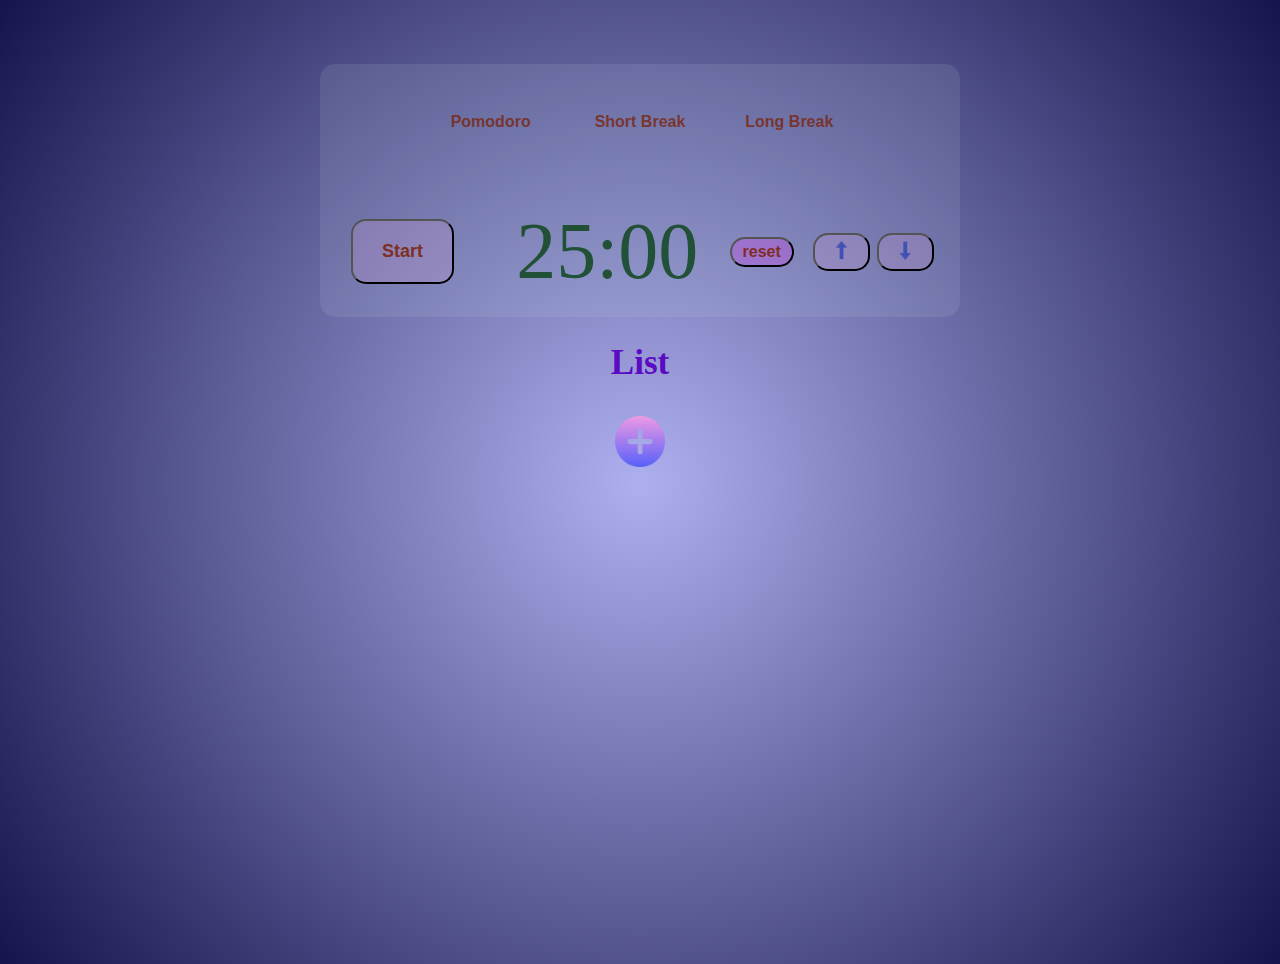
<file: new_timer/index.html>
<!DOCTYPE html>
<html lang="en">
  <head>
    <link rel="stylesheet" href="style.css">
    <link rel="stylesheet" href="stylesTodo.css">
    <meta charset="UTF-8" />
    <meta http-equiv="X-UA-Compatible" content="IE=edge" />
    <meta name="viewport" content="width=device-width, initial-scale=1.0" />
    <title>Document</title>
    <script src="script.js" defer></script>
  </head>
  <body>

    <div class="container">
<div class="btn_block">
  <button id="work" class="block_option " onclick="poma()">  <p class="block_title">Pomodoro</p></button>
<button id="short" class="block_option" onclick="shorten()"><p class="block_title">Short Break</p></button>
<button id="long" class="block_option" onclick="longen()"><p class="block_title">Long Break</p></button>
</div>
<div class="block_timer">
     <button id = "btn" class="btn_start ">Start</button>
       <div id="timer" class="timer" >25:00</div>
    <button  id="btn_reset" class="reset_btn">reset</button>
    <div class="btn_change">
      <button class="btn_add"><img class="timer_img" src="icon/1111.png" alt=""></button>
    <button class="btn_remove"><img class="timer_img img_down" src="icon/1111.png" alt=""></button>
    </div>

  </div>
  
       

       </div>
  <div class="todo_list todo_list_title">
    <div class="todo_title">List</div>
    <ul class="task_list">

    
     
    </ul>
 
  <div class="block_todo">
    <button class="btn_started"><img  class="btn_global"src="icon/global.png" alt=""></button>

  <form id="form"  class="form_iner form_block">
<div class="task_block"><input id="task_input" type="text" class="message" placeholder="Task">
  <button class="add">Add Task</button></div>
   
   
<div class="coment_block"> 
  <button data-action="add_todo" class="btn_todo">Add Coment</button> 
<div class="block_todoss">
  
</div>
<!-- <textarea id="text_add" cols="30" rows="10" >zxvxczxcv</textarea> -->

</div>
   </div>
   
  </form>
 

    </div>
    
  </body>
</html>
</file>
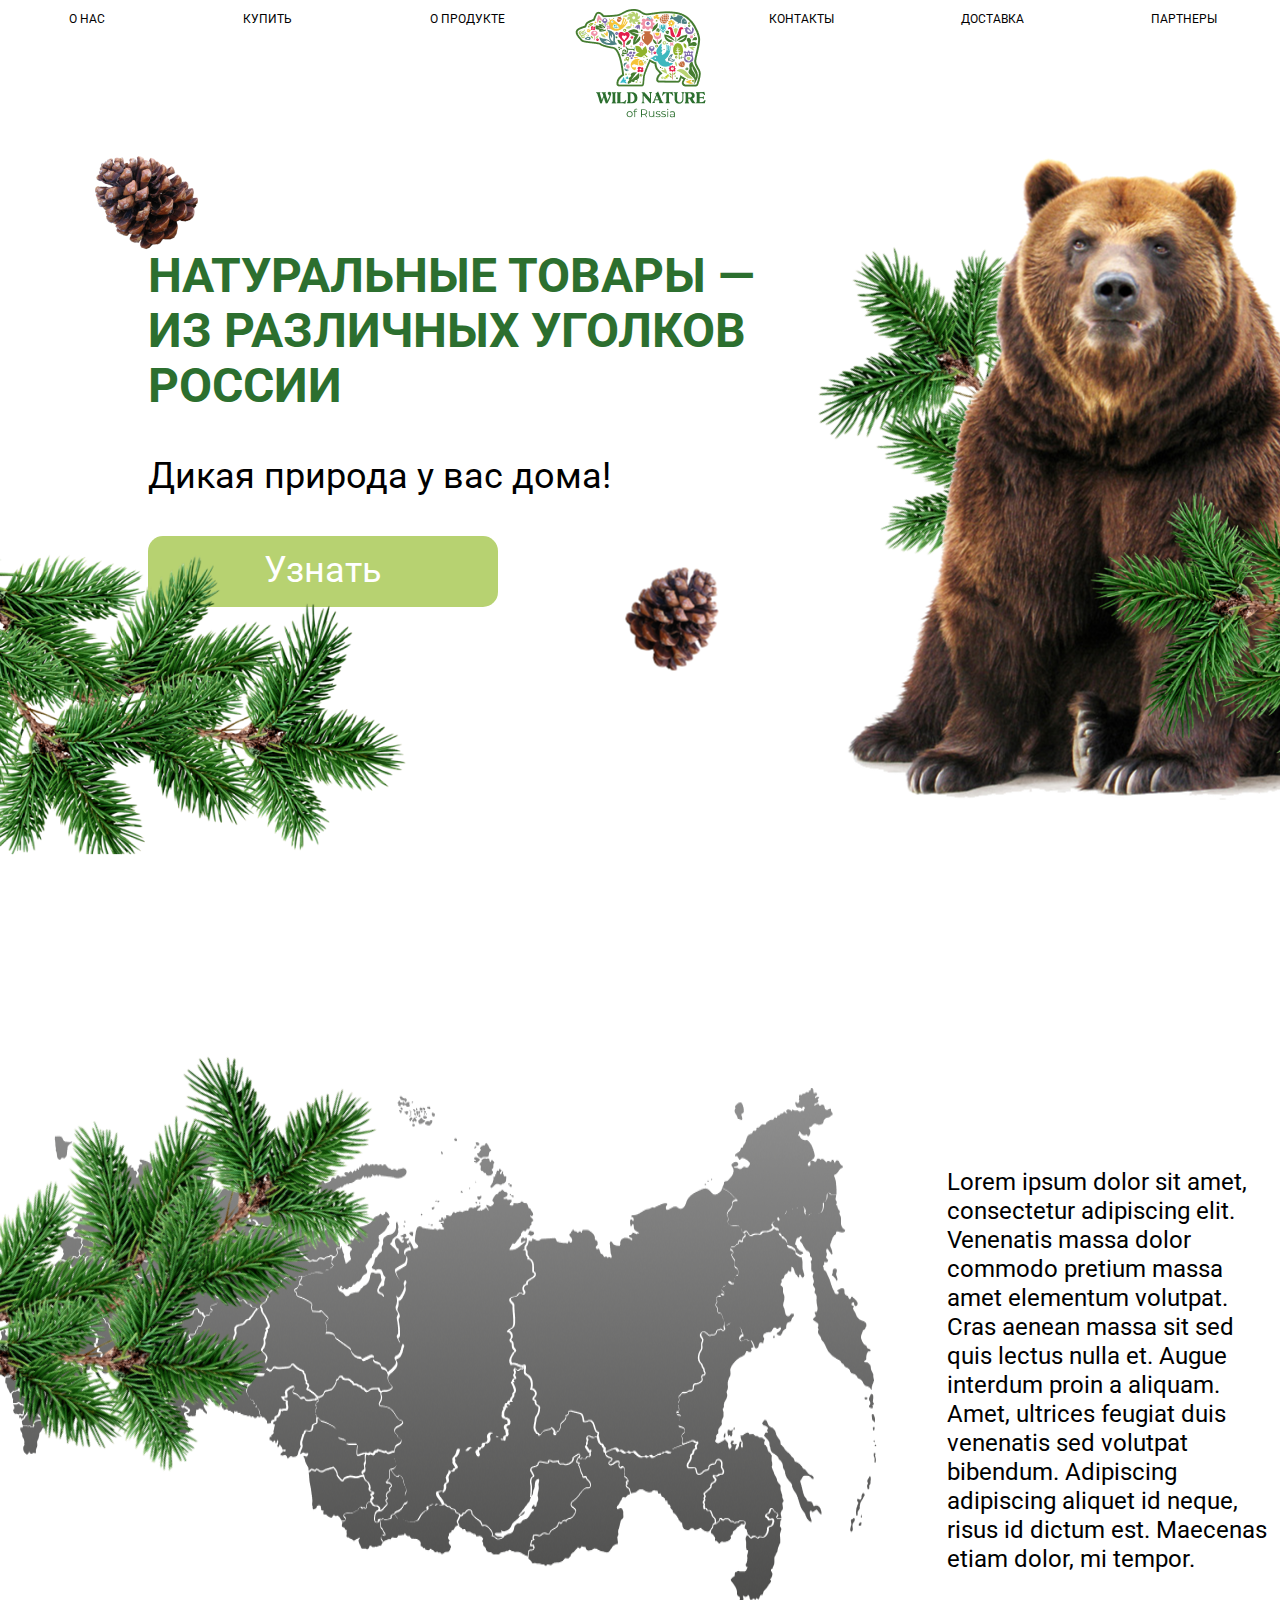
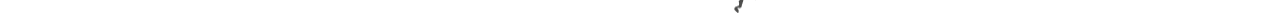
<file: resume/nature/222/index.html>
<!DOCTYPE html>
<html lang="en">

<head>
    <meta charset="UTF-8">
    <meta http-equiv="X-UA-Compatible" content="IE=edge">
    <meta name="viewport" content="width=device-width, initial-scale=1.0">
    <title>НАТУРАЛЬНЫЕ ТОВАРЫ</title>
    <link rel="preconnect" href="https://fonts.googleapis.com">
    <link rel="preconnect" href="https://fonts.gstatic.com" crossorigin>
    <link
        href="https://fonts.googleapis.com/css2?family=Roboto:ital,wght@0,400;0,500;0,700;1,400;1,500;1,700&display=swap"
        rel="stylesheet">
    <link rel="stylesheet" href="css/normalize.css">
    <link rel="stylesheet" href="css/styles.css">
</head>

<body>
    <nav>
        <ul>
            <li><a href="#">О нас</a></li>
            <li><a href="#">Купить</a></li>
            <li><a href="#">О продукте</a></li>
        </ul>
        <img src="images/logo.png" alt="logo">
        <ul>
            <li><a href="#">Контакты</a></li>
            <li><a href="#">Доставка</a></li>
            <li><a href="#">Партнеры</a></li>
        </ul>
    </nav>
    <header>
        <div class="header_txt">
            <h1>НАТУРАЛЬНЫЕ ТОВАРЫ — ИЗ РАЗЛИЧНЫХ УГОЛКОВ РОССИИ</h1>
            <p>Дикая природа у вас дома!</p>
            <button type="button">Узнать</button>
            <img src="images/egle.png" alt="ветка ели" class="egle3">
            <img src="images/ciekurs1.png" alt="шишка" class="ciekurs1">
            <img src="images/ciekurs1.png" alt="шишка" class="ciekurs2">
        </div>
        <div class="header_imgs">
            <img src="images/egle.png" alt="ветка ели" class="egle1">
            <img src="images/egle.png" alt="ветка ели" class="egle2">
            <img src="images/bear.png" alt="медведь">
            <img src="images/ciekurs2.png" alt="шишка">
        </div>

    </header>
    <div class="russia">
        <img src="images/map.png" alt="карта России">
        <p>Lorem ipsum dolor sit amet, consectetur adipiscing elit. Venenatis massa dolor commodo pretium massa amet elementum volutpat. Cras aenean massa sit sed quis lectus nulla et. Augue interdum proin a aliquam. Amet, ultrices feugiat duis venenatis sed volutpat bibendum. Adipiscing adipiscing aliquet id neque, risus id dictum est. Maecenas etiam dolor, mi tempor.</p>
        <img src="images/egle.png" alt="ветка ели" class="egle4">
    </div>
    <div></div>
    <div></div>
    <div></div>
</body>

</html>
</file>
<file: new_timer/style.css>
body {
  margin: 0 auto;
  box-sizing: border-box;
  background: rgb(174, 175, 238);
  background: radial-gradient(circle, rgba(174, 175, 238, 1) 0%, rgba(21, 20, 75, 1) 100%);
  height: 100vh;
  color: blue;
}

.container {
  display: flex;
  flex-direction: column;
  margin: 0 auto;
  padding-top: 3%;
  width: 50%;
  justify-content: center;
  margin-top: 5%;
  border-radius: 15px;
  background-color: rgb(187 221 221 / 12%);
  padding-bottom: 20px;
}

.btn_block {
  display: flex;
  justify-content: space-between;
  width: 70%;
  padding: 10px;
  margin: 0 auto;
  padding: 5px;
}
.block_option {
  padding: 0;
  border: none;
  background: none;
  width: 100%;
  display: flex;
  justify-content: center;
  align-items: center;
  position: relative;
  padding: 15px 5px;
  color: #7b2004bf;
  font-size: 16px;
  font-weight: 800;
}
.block_option:hover {
  cursor: pointer;
}
.block_title {
  position: absolute;
}

.block_active {
  font-size: 22px;

  color: #7b2004db;
  border-radius: 10px;
  background-color: rgb(0 2 2 / 5%);
}

.block_timer {
  display: flex;
  margin-top: 10%;
  align-items: center;
}
.btn_start {
  width: 16%;
  margin: 0 auto;
  background-color: #cf9cd540;
  border-radius: 15px;
  padding: 20px;
  transition: 0.2s ease-in-out;
  color: #7b2004db;
  font-size: 18px;
  font-weight: 800;
}

.btn_start_action {
  transform: scale(0.98);
  box-shadow: 3px 2px 22px 1px rgba(0, 0, 0, 0.24);
  transition: 0.2s ease-in-out;
  background: #cc9ae5;
}

.timer {
  margin: 0 auto;
  font-size: 80px;
  color: #1d4e31f5;
  position: relative;
}

.btn_change {
  display: flex;
  padding: 3%;
  width: 20%;
  gap: 5%;
}
.btn_change > button {
  width: 45%;
  padding: 4px;
  background-color: #cf9cd540;
  border-radius: 15px;

  transition: 0.2s ease-in-out;
}
.reset_btn {
  width: 10%;
  padding: 4px;
  background-color: #e42ef940;
  border-radius: 15px;
  font-size: 16px;
  transition: 0.2s ease-in-out;
  font-weight: 600;
  color: #7b2004db;
}
.breack {
  display: none;
}
.longBreack {
  display: none;
}

.timer_img {
  width: 50%;
  margin: 0 auto;
}
.img_down {
  transform: rotate(180deg);
}
</file>
<file: new_timer/stylesTodo.css>
.form_iner {
  display: flex;
  flex-direction: column;
  margin: 0 auto;
  padding-top: 3%;
  width: 100%;
  justify-content: center;
  margin-top: 5%;
  border-radius: 15px;
  background-color: rgb(187 221 221 / 12%);
  padding: 50px;
  box-sizing: border-box;
}
.form_block {
  display: none;
}
.task_block {
  display: flex;
  align-items: center;
  margin-bottom: 5%;
  justify-content: center;
  gap: 3%;
}
.message {
  border: none;
  height: 3vh;
  border-radius: 10px;
  box-shadow: 0px 5px 10px 0px rgba(0, 0, 0, 0.5);
  padding: 5px;
  color: rgb(41 21 21 / 73%);
  font-size: 20px;
  background-color: rgb(229 251 255 / 73%);
}
.add {
  box-shadow: 0px 5px 10px 0px rgba(0, 0, 0, 0.5);
  background-color: rgb(231 136 136 / 73%);
  height: 5vh;
  font-size: 18px;
  border-radius: 10px;
}
.message:focus {
  outline: none;
}

.coment_block {
  display: flex;
  flex-direction: column;
}
.btn_todo {
  width: 30%;
  margin: 0 auto;
  box-shadow: 0px 5px 10px 0px rgba(0, 0, 0, 0.5);
  background-color: rgb(213 151 201 / 73%);
  height: 5vh;
  font-size: 18px;
  padding: 2%;
  border-radius: 10px;
}
.todo_title {
  color: #5b0bc1;
  font-size: 35px;
  font-weight: 800;
}
.block_todoss {
  margin: 0 auto;
  margin-top: 2%;
}

.text_block {
  width: 100%;
  border: none;

  height: 20vh;
  border-radius: 10px;
  box-shadow: 0px 5px 10px 0px rgba(0, 0, 0, 0.5);
  padding: 5px;
  color: rgb(41 21 21 / 73%);
  font-size: 20px;
  background-color: rgb(229 251 255 / 73%);
}

.btn_started {
  background-color: inherit;
  border: none;
  width: 12%;
}
.btn_global {
  width: 100%;
  background-color: transparent;
}

.empti_list {
  list-style-type: none;
}
.todo_list {
  margin-top: 2%;
  display: flex;
  flex-direction: column;
  align-items: center;
}

.color {
  color: brown;
}

.btn_started {
  display: flex;
  margin: 0 auto;
  justify-content: center;
}
.coment {
  display: none;
}

.added {
  display: none;
}

.task_list {
  border-radius: 15px;

  padding-inline-start: 0%;
  width: 500px;
}
.todo_iner {
  display: flex;
  justify-content: space-between;
  align-items: center;
  padding: 10px 20px;
  border: none;
  border-radius: 10px;
  background-color: rgb(229 251 255 / 73%);
  box-shadow: 0px 5px 10px 0px rgba(0, 0, 0, 0.5);
}
.btn_action {
  border: none;
  height: 4vh;
  border-radius: 10px;
  box-shadow: 0px 5px 10px 0px rgba(0, 0, 0, 0.5);
  padding: 5px;
  color: rgb(33 7 131);
  font-size: 16px;
  background-color: rgb(154 172 255 / 96%);
}
span {
  font-size: 20px;
  color: #3e20d5bd;
  font-weight: 800;
}
.task_title_done {
  text-decoration: line-through;
  text-decoration-color: rgb(41, 32, 32);
}

.change_block {
  display: flex;
  justify-content: space-between;
  margin-top: 15px;
}
.btn_change_add {
  border: none;
  height: 4vh;
  margin-left: 10px;
  border-radius: 10px;
  box-shadow: 0px 5px 10px 0px rgba(0, 0, 0, 0.5);
  padding: 5px;
  color: rgb(33 7 131);
  font-size: 16px;
  background-color: rgb(162 168 197 / 96%);
}
.coment_add {
  width: 70%;

  border: none;
  height: 20vh;
  margin-left: 10px;
  border-radius: 10px;
  box-shadow: 0px 5px 10px 0px rgba(0, 0, 0, 0.5);
  padding: 5px;
  color: rgb(41 21 21 / 73%);
  font-size: 20px;
  background-color: rgb(229 251 255 / 73%);
}
</file>
<file: resume/nature/222/css/styles.css>
* {
    box-sizing: border-box;
    font-family: Roboto, Arial, sans-serif;
    color: #000;
}
nav {
    width: 100%;
    display: flex;
    justify-content: space-around;
    margin-top: 9px;
}
nav ul {
    list-style-type: none;
    margin: 0;
    padding: 0;
    flex-basis: 100%;
    display: flex;
    justify-content: space-around;
}
nav a {
    color: #000;
    text-decoration: none;
    font-size: 12px;
    text-transform: uppercase;
}
header {
    max-width: 1320px;
    width: 100%;
    position: relative;
}
.header_txt {
    padding-top: 130px;
   padding-left: 148px;
    position: absolute;
    top: 0;
    left: 0;
    max-width: 760px;
   /* background: url(../images/ciekurs1.png) no-repeat 60px 0px;*/
}
h1 {
    font-size: 48px;
    color: #2C6F2F;
    margin: 0 0 42px 0;
}
p {
    font-size: 36px;
    margin: 0 0 39px;
}
button {
    font-size: 36px;
    text-align: center;
    color: #FFFFFF;
    background: #B7D271;
    border-radius: 15px;
    padding-top: 14px;
    padding-bottom: 16px;
    width: 350px;
    border: none;
    cursor: pointer;
}
.egle3 {
position: absolute;
left: -90px;
}
.ciekurs1 {
position: absolute;
top: 0;
left: 60px;
}
.ciekurs2 {
    position: absolute;
right: 0;
    transform: rotate(90deg);
}
.header_imgs {
   position: absolute;
    top: 0; 
    left: 530px;

}
.egle1 {
    position: absolute;
    left: 230px;
    top: 190px;
    z-index: -1;
    transform: rotate(221deg);
}
.egle2 {
position: absolute;
    z-index: 20;
    top: 370px;
    left: 560px;
    transform: rotate(180deg);
}
img[src*="ciekurs2"] {
    position: absolute;
    top: -86px;
    right: 0;
    z-index: 30;
}


.russia {
    display: flex;
    position: relative;
    max-width: 1320px;
    width: 100%;
margin-top: 970px;
}
.russia p {
    font-size: 24px;
line-height: 29px;
margin-top: 80px;
margin-left: 70px;
}
.egle4 {
    position: absolute;
    left: -90px;
    transform: rotate(310deg);
}
</file>
